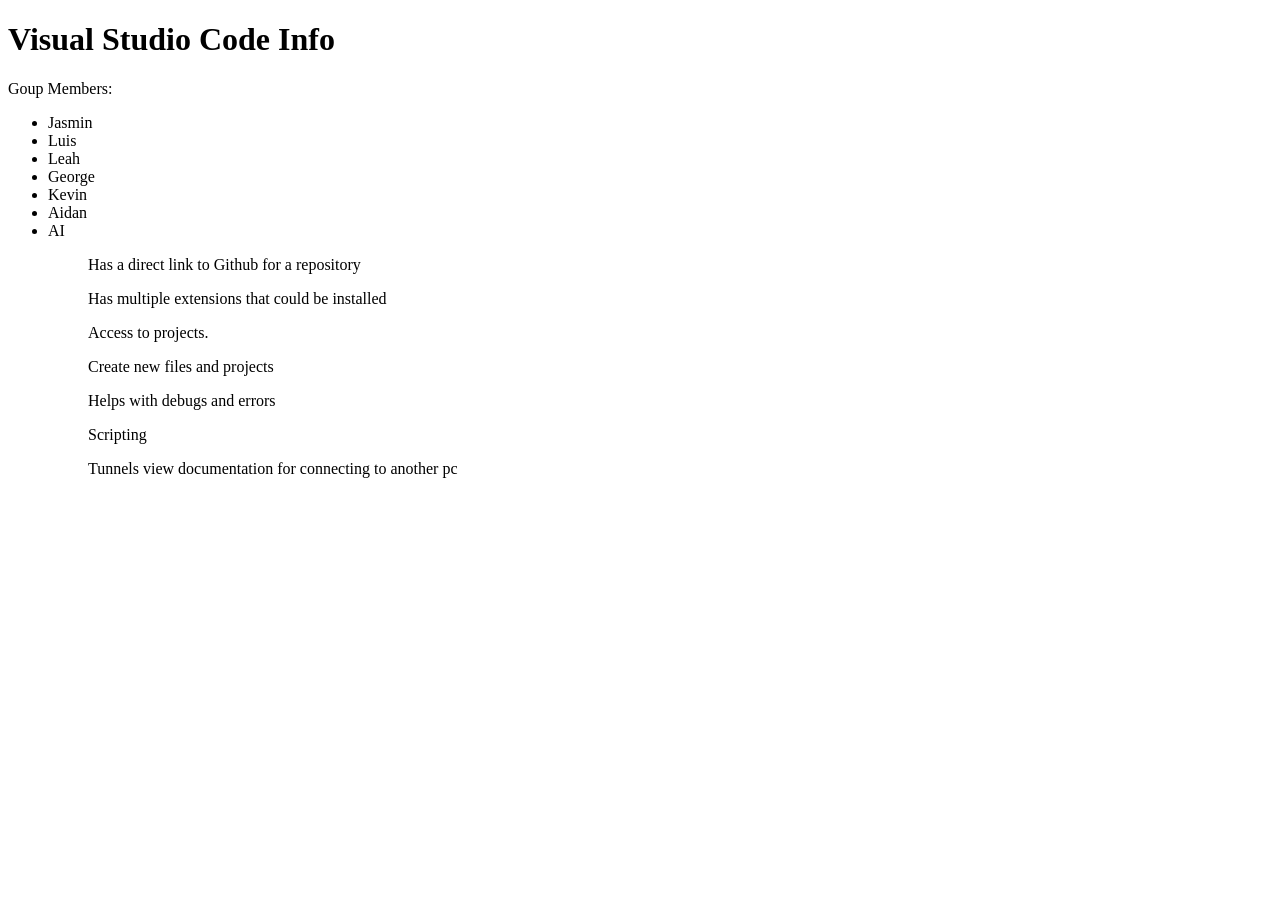
<file: Index.html>
<!DOCTYPE html>
<html>
<head>
<title>Page Title</title>
</head>
<body>

<h1>Visual Studio Code Info</h1>
<p> Goup Members: </p>
<ul>
<li> Jasmin </li>
 <li> Luis </li>
 <li> Leah </li>
 <li> George </li>
 <li> Kevin </li>
 <li> Aidan </li>
 <li> AI </li>
 <ul>
<p>Has a direct link to  Github for a repository</p>
<p>Has multiple extensions that could be installed</p>
<p>Access to projects.</p>
<p>Create new files and projects</p>
<p>Helps with debugs and errors</p>
<p> Scripting</p>
<p>Tunnels view documentation for connecting to another pc </p>
<ul>

</body>
</html>
</file>
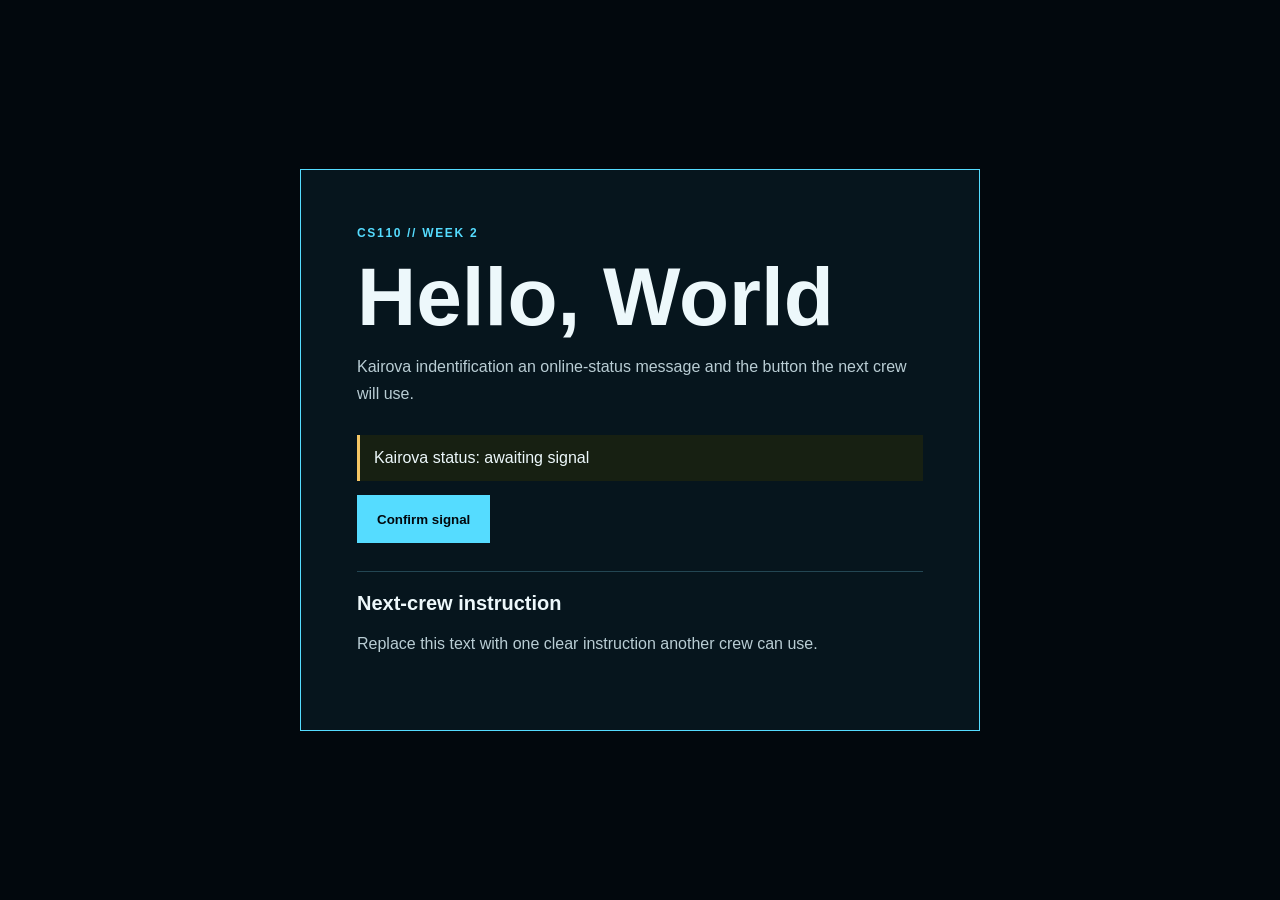
<file: CS110-Dome-Signal-Starter/index.html>
<!doctype html>
<html lang="en">
  <head>
    <meta charset="utf-8">
    <meta name="viewport" content="width=device-width, initial-scale=1">
    <title>CS110 Dome Signal</title>
    <link rel="stylesheet" href="style.css">
  </head>
  <body>
    <main class="signal-card">
      <p class="label">CS110 // Week 2</p>
      <h1>Hello, World</h1>

      <p class="message">
        Kairova indentification an online-status message and the button the next crew will use.
      </p>

      <p id="dome-status" class="status">Kairova status: awaiting signal</p>
      <button id="signal-button" type="button">Confirm signal</button>

      <section class="crew-note" aria-labelledby="crew-note-title">
        <h2 id="crew-note-title">Next-crew instruction</h2>
        <p>Replace this text with one clear instruction another crew can use.</p>
      </section>
    </main>

    <script src="script.js"></script>
  </body>
</html>
</file>
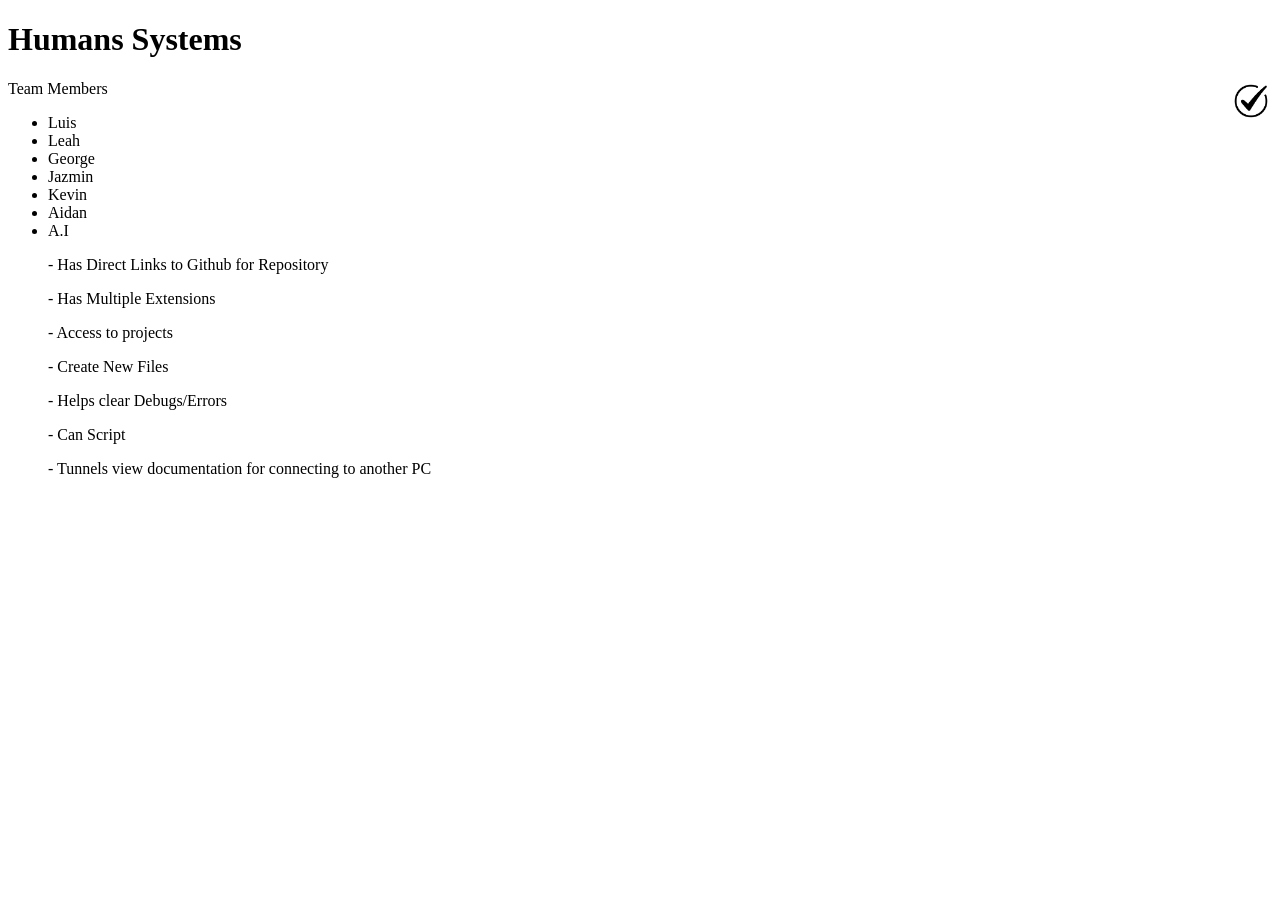
<file: VSCODE-CS110/index.html>
<!DOCTYPE html>
<html>
<head>
<title>My Website</title>
</head>
<body>

<h1>Humans Systems </h1> <p><img src="Checkmark.jpg" alt="Checkmark" style="float:inline-end;width:42px;height:42px;">

<p>Team Members</p>
<ul>
  <li>Luis</li>
  <li>Leah</li>
  <li>George</li>
  <li>Jazmin</li>
  <li>Kevin</li>
  <li>Aidan</li>
  <li>A.I</li>

  <p>- Has Direct Links to Github for Repository</p>
   <p>- Has Multiple Extensions</p> 
    <p>- Access to projects</p>
    <p>- Create New Files</p>
    <p>- Helps clear Debugs/Errors</p>
    <p>- Can Script</p>
    <p>- Tunnels view documentation for connecting to another PC</p>
 

</ul>
</body>
</html>
</file>
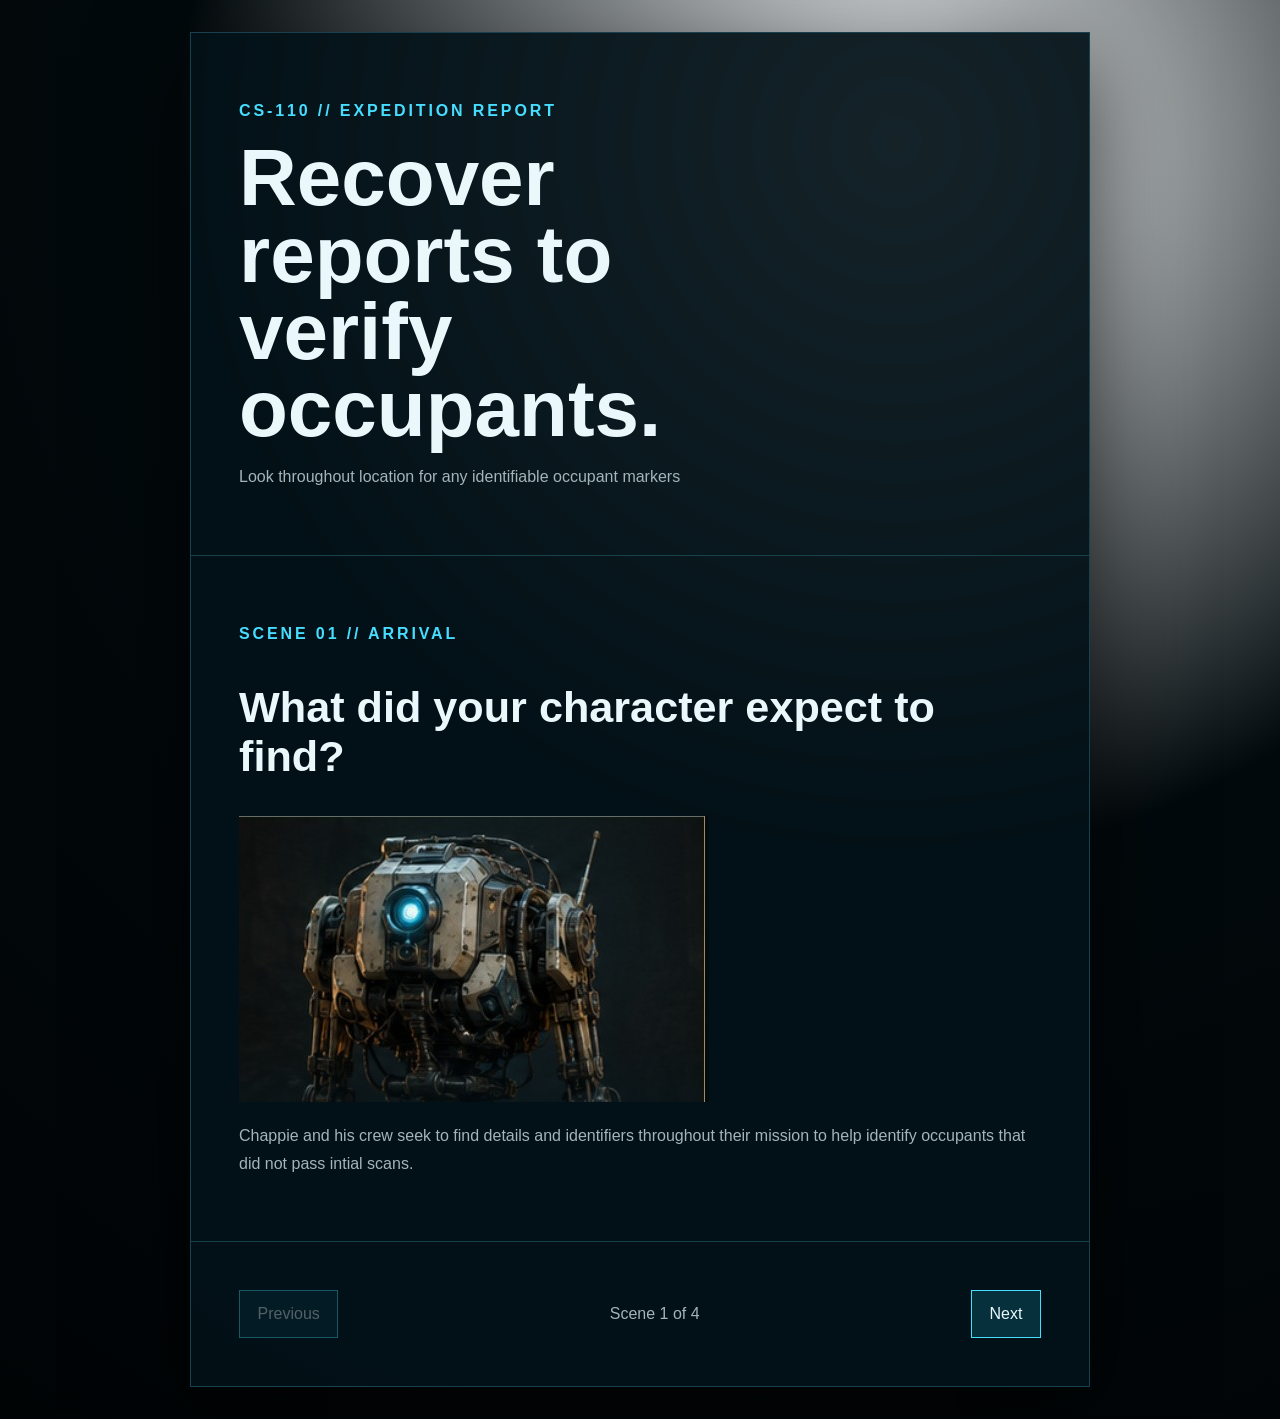
<file: W3_Luis/index.html>
<!doctype html>
<html lang="en">
  <head>
    <meta charset="UTF-8" />
    <meta name="viewport" content="width=device-width, initial-scale=1.0" />
    <title>Expedition Report</title>
    <link rel="stylesheet" href="styles.css" />
  </head>
  <body>
    <main class="report-shell">
      <header class="report-header">
        <p class="eyebrow">CS-110 // Expedition Report</p>
        <h1>Recover reports to verify occupants.</h1>
        <p>Look throughout location for any identifiable occupant markers</p>
      </header>

      <section class="scene is-active" data-scene="0">
        <p class="scene-number">Scene 01 // Arrival</p>
        <h2>What did your character expect to find?</h2>
        <img
  src="images/arrival.jpg"
  alt="Expedition team arriving at the abandoned Kairova dome."
  class="scene-image"
/>
        <p>Chappie and his crew seek to find details and identifiers throughout their mission to help identify occupants that did not pass intial scans.</p>
      </section>

      <section class="scene" data-scene="1" hidden>
        <p class="scene-number">Scene 02 // Discovery</p>
        <h2>What changed the mission?</h2>
        <img
  src="images/discovery.jpg"
  alt="Damaged Kairova robot carrying recovered folders and reports covered in leaking hydraulic fluid."
  class="scene-image"
/>
        <p>Chappie finds reports, details about the unidentified occupant, but the atmospher and journey throughout his search have made his exterior fall apart and make the reports of the occupant unreadable.</p>
      </section>

      <section class="scene" data-scene="2" hidden>
        <p class="scene-number">Scene 03 // Outcome</p>
        <h2>What should Kairova do next?</h2>
        <img
  src="images/outcome.jpg"
  alt="Damaged Kairova robot downloading its recovered memory while robotic spiders swarm the facility and an explosion countdown approaches zero."
  class="scene-image"
/>
        <p>Chappies internal memory chip captures all reports and saves them, but now the mission timer is expiring and the planet is about to explode and the robot spider inhabitants threaten to finish off chappie before his success in downloading the files</p>
      </section>
      <section class="scene" data-scene="3" hidden>
        <p class="scene-number">Scene 04 // fin</p>
        <h2>did you fail?</h2>
        <img
  src="images/fin.jpg"
  alt="successful download of files and uplod to command center."
  class="scene-image"
/>
        <p>successful download of files recovered from Chappie's internal memory, chappie dies on his mission, but reports to identify occupant that posed a threat is successfully uploaded to command center.</p>
      </section>

      <nav class="scene-controls" aria-label="Story scenes">
        <button id="previous-scene" type="button">Previous</button>
        <span id="scene-status" aria-live="polite">Scene 1 of 4</span>
        <button id="next-scene" type="button">Next</button>
      </nav>
    </main>
    <script src="script.js"></script>
  </body>
</html>
</file>
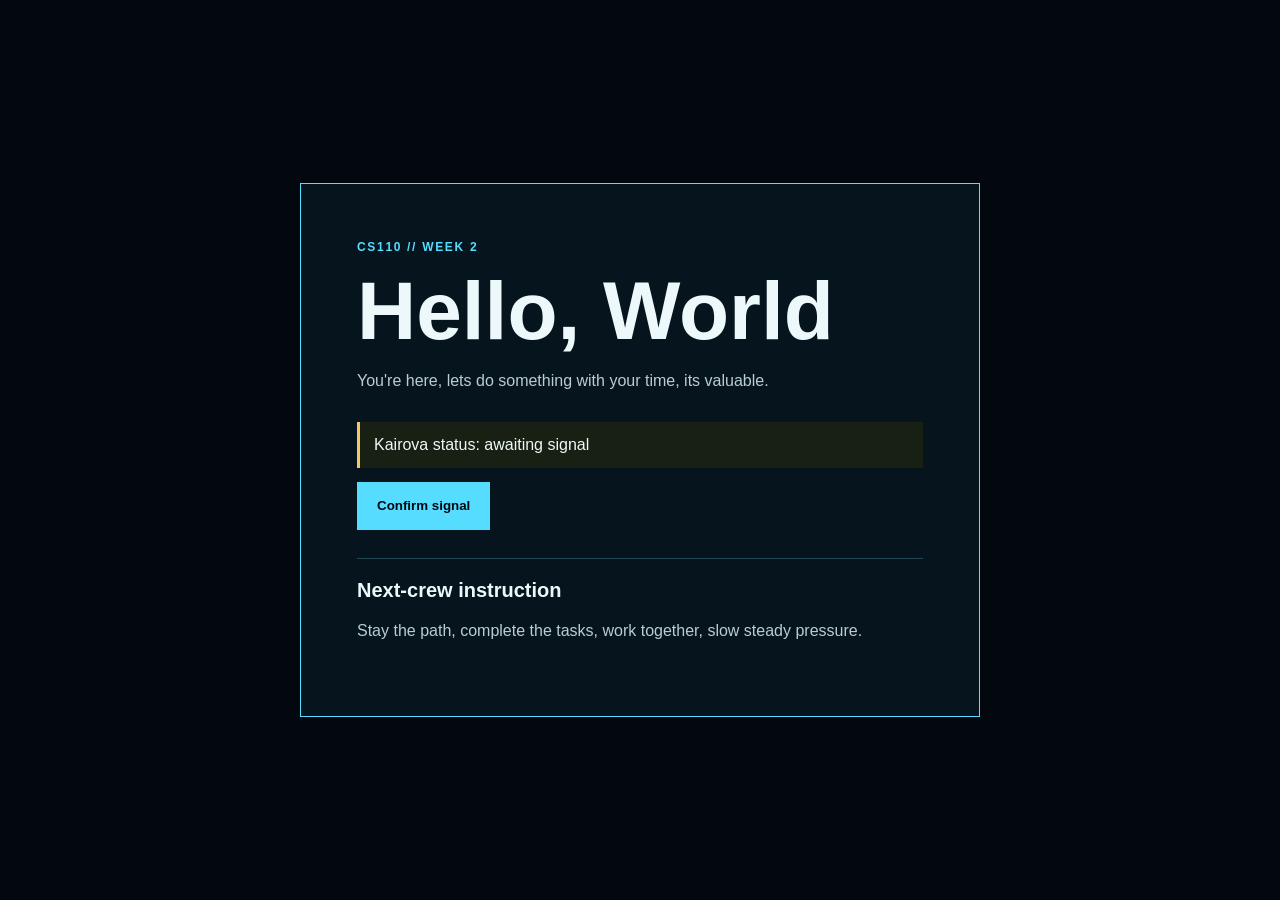
<file: Stars/R1/CS110-Dome-Signal-Starter/index.html>
<!doctype html>
<html lang="en">
  <head>
    <meta charset="utf-8">
    <meta name="viewport" content="width=device-width, initial-scale=1">
    <title>CS110 Dome Signal</title>
    <link rel="stylesheet" href="style.css">
  </head>
  <body>
    <main class="signal-card">
      <p class="label">CS110 // Week 2</p>
      <h1>Hello, World</h1>

      <p class="message">
        You're here, lets do something with your time, its valuable.
      </p>

      <p id="dome-status" class="status">Kairova status: awaiting signal</p>
      <button id="signal-button" type="button">Confirm signal</button>

      <section class="crew-note" aria-labelledby="crew-note-title">
        <h2 id="crew-note-title">Next-crew instruction</h2>
        <p>Stay the path, complete the tasks, work together, slow steady pressure.</p>
      </section>
    </main>

    <script src="script.js"></script>
  </body>
</html>
</file>
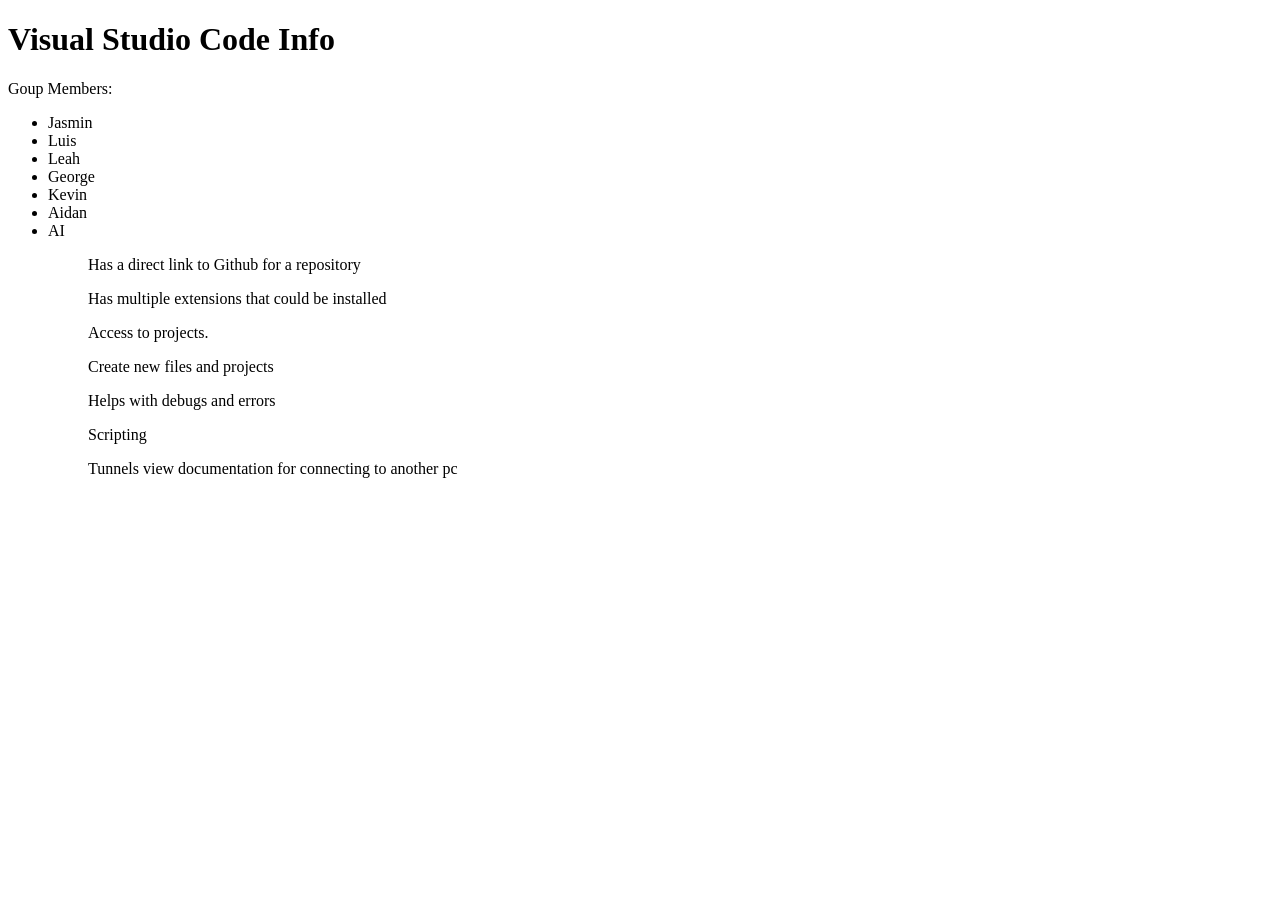
<file: CS110/lc.html>
<!DOCTYPE html>
<html>
<head>
<title>Page Title</title>
</head>
<body>

<h1>Visual Studio Code Info</h1>
<p> Goup Members: </p>
<ul>
<li> Jasmin </li>
 <li> Luis </li>
 <li> Leah </li>
 <li> George </li>
 <li> Kevin </li>
 <li> Aidan </li>
 <li> AI </li>
 <ul>
<p>Has a direct link to  Github for a repository</p>
<p>Has multiple extensions that could be installed</p>
<p>Access to projects.</p>
<p>Create new files and projects</p>
<p>Helps with debugs and errors</p>
<p> Scripting</p>
<p>Tunnels view documentation for connecting to another pc </p>
<ul>

</body>
</html>
</file>
<file: CS110-Dome-Signal-Starter/style.css>
* {
  box-sizing: border-box;
}

body {
  min-height: 100vh;
  margin: 0;
  display: grid;
  place-items: center;
  padding: 24px;
  color: #edf8fb;
  background: #02080d;
  font-family: Arial, Helvetica, sans-serif;
}

.signal-card {
  width: min(680px, 100%);
  padding: clamp(28px, 6vw, 56px);
  border: 1px solid #55dcff;
  background: #06151d;
}

.label {
  margin: 0;
  color: #55dcff;
  font-size: 12px;
  font-weight: 700;
  letter-spacing: 0.14em;
  text-transform: uppercase;
}

h1 {
  margin: 18px 0;
  font-size: clamp(44px, 10vw, 82px);
  line-height: 0.95;
}

.message,
.crew-note p {
  color: #b9cdd4;
  line-height: 1.65;
}

.status {
  margin: 28px 0 14px;
  padding: 14px;
  border-left: 3px solid #f4c665;
  background: #172012;
}

button {
  min-height: 48px;
  padding: 0 20px;
  color: #02080d;
  border: 0;
  background: #55dcff;
  font-weight: 700;
  cursor: pointer;
}

button:focus-visible {
  outline: 3px solid #f4c665;
  outline-offset: 4px;
}

.crew-note {
  margin-top: 28px;
  padding-top: 20px;
  border-top: 1px solid #234653;
}

.crew-note h2 {
  margin: 0;
  font-size: 20px;
}
</file>
<file: W3_Luis/styles.css>
:root {
  color-scheme: dark;
  --ink: #eaf8fb;
  --muted: #a3b4ba;
  --surface: #031218;
  --line: #17424d;
  --signal: #47ddff;
}

* { box-sizing: border-box; }

body {
  margin: 0;
  min-height: 100vh;
  padding: 2rem;
  color: var(--ink);
  background: radial-gradient(circle at 70% 10%, #f0f4f5 0, #02090c 46%, #010405 100%);
  font-family: Arial, Helvetica, sans-serif;
}

button { font: inherit; }

.report-shell {
  width: min(900px, 100%);
  margin: 0 auto;
  border: 1px solid var(--line);
  background: color-mix(in srgb, var(--surface) 92%, transparent);
  box-shadow: 0 24px 90px #000a;
}

.report-header,
.scene,
.scene-controls { padding: clamp(1.25rem, 4vw, 3rem); }

.report-header { border-bottom: 1px solid var(--line); }
.eyebrow, .scene-number { color: var(--signal); font-weight: 700; letter-spacing: .18em; text-transform: uppercase; }
h1 { max-width: 13ch; margin: .4rem 0 1rem; font-size: clamp(2.2rem, 7vw, 5rem); line-height: .96; }
h2 { font-size: clamp(1.6rem, 4vw, 2.7rem); }
p { color: var(--muted); line-height: 1.7; }

.image-placeholder {
  min-height: 280px;
  display: grid;
  place-items: center;
  margin: 1.5rem 0;
  border: 1px dashed var(--signal);
  color: var(--signal);
  background: linear-gradient(135deg, #0c2c35, #071014);
}

.scene-controls {
  display: grid;
  grid-template-columns: auto 1fr auto;
  align-items: center;
  gap: 1rem;
  border-top: 1px solid var(--line);
}

.scene-controls span { text-align: center; color: var(--muted); }
.scene-controls button {
  min-height: 48px;
  padding: .8rem 1.1rem;
  border: 1px solid var(--signal);
  color: var(--ink);
  background: #07303d;
  cursor: pointer;
}
.scene-controls button:disabled { opacity: .35; cursor: not-allowed; }
.scene-controls button:focus-visible { outline: 3px solid #fff; outline-offset: 3px; }

@media (max-width: 560px) {
  body { padding: 0; }
  .scene-controls { grid-template-columns: 1fr 1fr; }
  .scene-controls span { grid-column: 1 / -1; grid-row: 1; }
}

@media (prefers-reduced-motion: reduce) {
  *, *::before, *::after { scroll-behavior: auto !important; transition: none !important; animation: none !important; }
}
</file>
<file: Stars/R1/CS110-Dome-Signal-Starter/style.css>
* {
  box-sizing: border-box;
}

body {
  min-height: 100vh;
  margin: 0;
  display: grid;
  place-items: center;
  padding: 24px;
  color: #edf8fb;
  background: #02080d;
  font-family: Arial, Helvetica, sans-serif;
}

.signal-card {
  width: min(680px, 100%);
  padding: clamp(28px, 6vw, 56px);
  border: 1px solid #55dcff;
  background: #06151d;
}

.label {
  margin: 0;
  color: #55dcff;
  font-size: 12px;
  font-weight: 700;
  letter-spacing: 0.14em;
  text-transform: uppercase;
}

h1 {
  margin: 18px 0;
  font-size: clamp(44px, 10vw, 82px);
  line-height: 0.95;
}

.message,
.crew-note p {
  color: #b9cdd4;
  line-height: 1.65;
}

.status {
  margin: 28px 0 14px;
  padding: 14px;
  border-left: 3px solid #f4c665;
  background: #172012;
}

button {
  min-height: 48px;
  padding: 0 20px;
  color: #02080d;
  border: 0;
  background: #55dcff;
  font-weight: 700;
  cursor: pointer;
}

button:focus-visible {
  outline: 3px solid #f4c665;
  outline-offset: 4px;
}

.crew-note {
  margin-top: 28px;
  padding-top: 20px;
  border-top: 1px solid #234653;
}

.crew-note h2 {
  margin: 0;
  font-size: 20px;
}

@media (max-width: 600px) {
  body {
    padding: 12px;
  }

  .signal-card {
    padding: 24px;
  }

  h1 {
    font-size: 40px;
  }

  button {
    width: 100%;
  }
}
</file>
